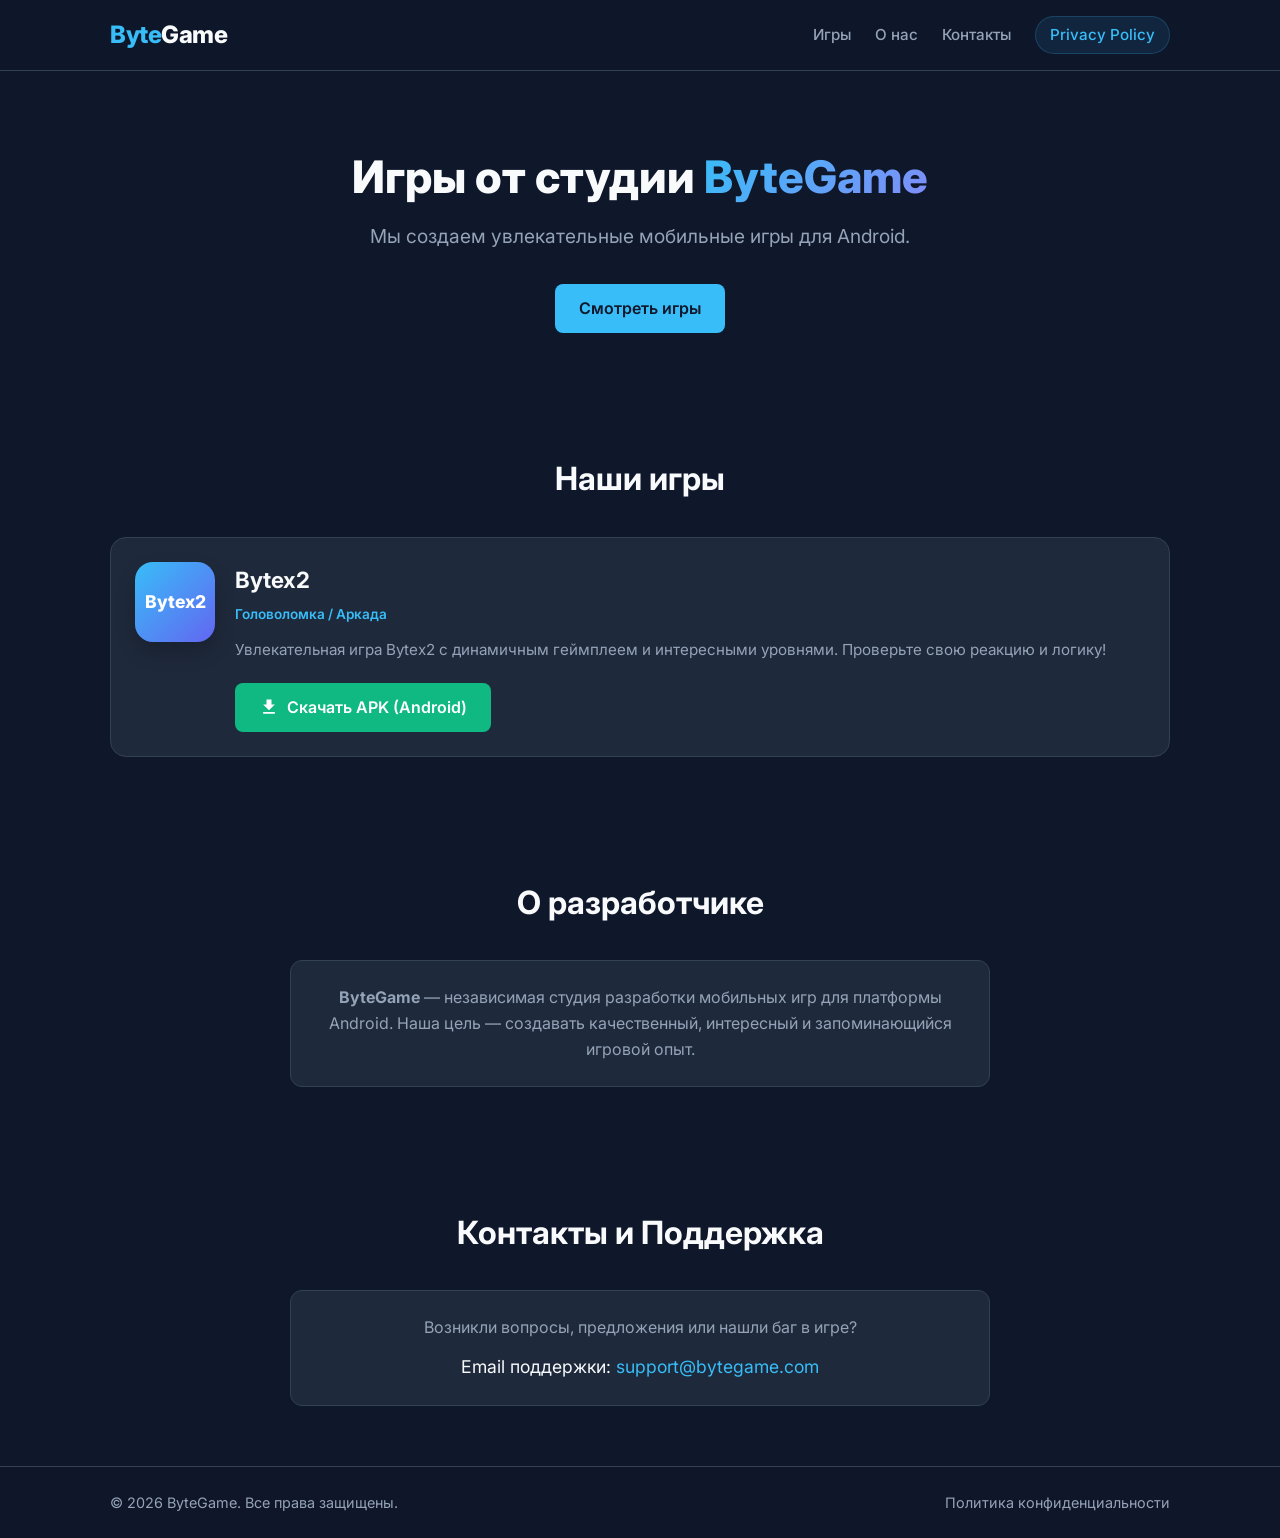
<file: index.html>
<!DOCTYPE html>
<html lang="ru">
<head>
    <meta charset="UTF-8">
    <meta name="viewport" content="width=device-width, initial-scale=1.0">
    <title>ByteGame — Мобильные игры</title>
    <meta name="description" content="ByteGame — разработчик мобильных игр. Игра Bytex2 в Google Play.">
    <link rel="stylesheet" href="css/style.css">
    <link rel="preconnect" href="https://fonts.googleapis.com">
    <link rel="preconnect" href="https://fonts.gstatic.com" crossorigin>
    <link href="https://fonts.googleapis.com/css2?family=Inter:wght@400;600;700;800&display=swap" rel="stylesheet">
</head>
<body>

    <!-- Навигация -->
    <header class="navbar">
        <div class="container nav-container">
            <a href="index.html" class="logo">
                <span class="logo-accent">Byte</span>Game
            </a>
            <nav class="nav-links">
                <a href="#games">Игры</a>
                <a href="#about">О нас</a>
                <a href="#contact">Контакты</a>
                <a href="privacy.html" class="nav-link-highlight">Privacy Policy</a>
            </nav>
        </div>
    </header>

    <!-- Главный баннер (Hero) -->
    <section class="hero">
        <div class="container hero-content">
            <h1 class="hero-title">Игры от студии <span class="text-gradient">ByteGame</span></h1>
            <p class="hero-subtitle">Мы создаем увлекательные мобильные игры для Android.</p>
            <a href="#games" class="btn btn-primary">Смотреть игры</a>
        </div>
    </section>

    <!-- Каталог игр -->
    <section id="games" class="section games-section">
        <div class="container">
            <h2 class="section-title">Наши игры</h2>

            <div class="games-grid">
                <!-- Карточка игры Bytex2 -->
                <article class="game-card">
                    <div class="game-icon-wrapper">
                        <div class="game-icon-placeholder">Bytex2</div>
                    </div>
                    <div class="game-info">
                        <h3 class="game-title">Bytex2</h3>
                        <span class="game-genre">Головоломка / Аркада</span>
                        <p class="game-description">
                            Увлекательная игра Bytex2 с динамичным геймплеем и интересными уровнями. Проверьте свою реакцию и логику!
                        </p>
                        <div class="game-actions">
                            <a href="apk/bytex2.apk" download class="btn btn-google-play">
                                <svg class="play-icon" viewBox="0 0 24 24" width="20" height="20" fill="currentColor">
                                    <path d="M19 9h-4V3H9v6H5l7 7 7-7zM5 18v2h14v-2H5z"/>
                                </svg>
                                <span>Скачать APK (Android)</span>
                            </a>
                        </div>
                    </div>
                </article>
            </div>
        </div>
    </section>

    <!-- О разработчике -->
    <section id="about" class="section about-section">
        <div class="container">
            <h2 class="section-title">О разработчике</h2>
            <div class="about-card">
                <p>
                    <strong>ByteGame</strong> — независимая студия разработки мобильных игр для платформы Android.
                    Наша цель — создавать качественный, интересный и запоминающийся игровой опыт.
                </p>
            </div>
        </div>
    </section>

    <!-- Контакты и Поддержка -->
    <section id="contact" class="section contact-section">
        <div class="container">
            <h2 class="section-title">Контакты и Поддержка</h2>
            <div class="contact-card">
                <p>Возникли вопросы, предложения или нашли баг в игре?</p>
                <p class="contact-email">
                    Email поддержки: <a href="mailto:support@bytegame.com">support@bytegame.com</a>
                </p>
            </div>
        </div>
    </section>

    <!-- Подвал -->
    <footer class="footer">
        <div class="container footer-container">
            <p>&copy; <span id="year"></span> ByteGame. Все права защищены.</p>
            <div class="footer-links">
                <a href="privacy.html">Политика конфиденциальности</a>
            </div>
        </div>
    </footer>

    <script src="js/main.js"></script>
</body>
</html>
</file>
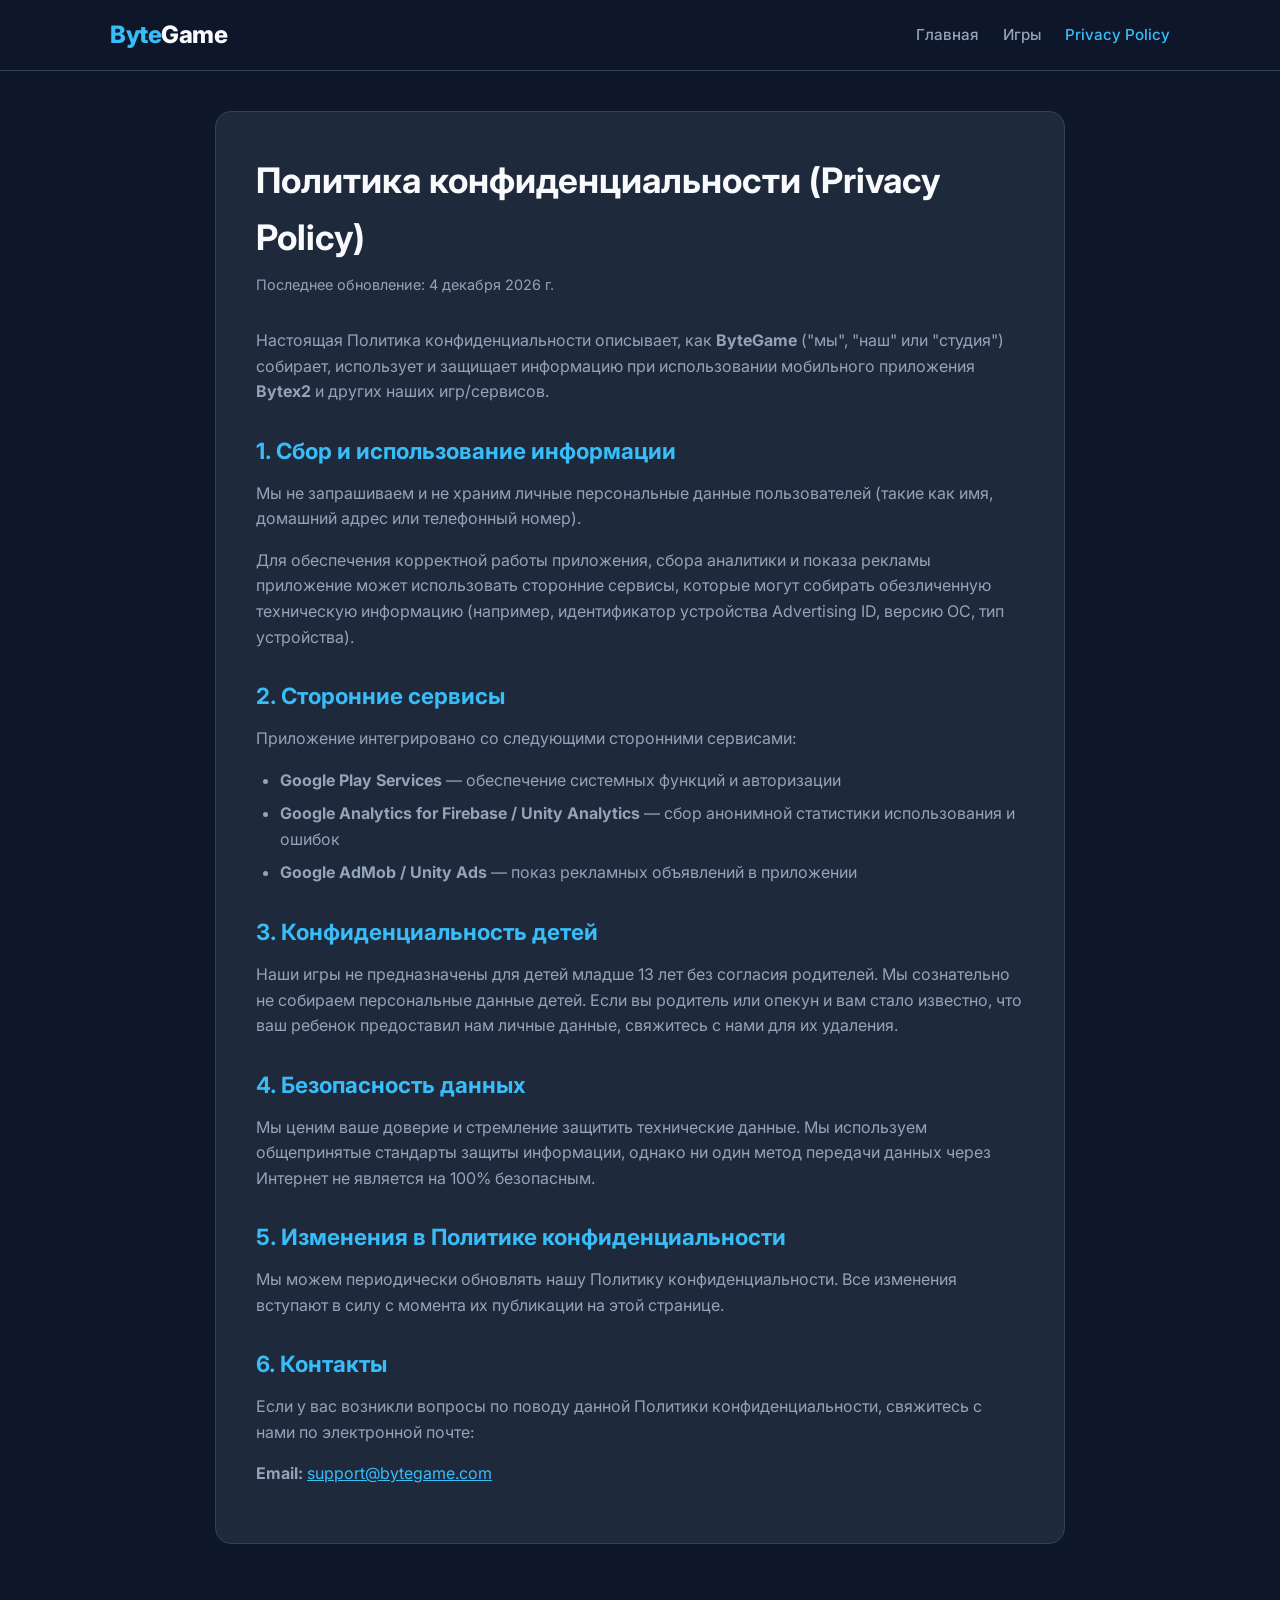
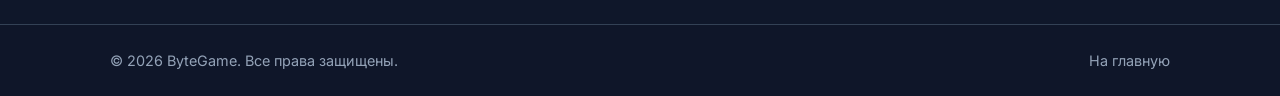
<file: privacy.html>
<!DOCTYPE html>
<html lang="ru">
<head>
    <meta charset="UTF-8">
    <meta name="viewport" content="width=device-width, initial-scale=1.0">
    <title>Политика конфиденциальности — ByteGame</title>
    <link rel="stylesheet" href="css/style.css">
    <link rel="preconnect" href="https://fonts.googleapis.com">
    <link rel="preconnect" href="https://fonts.gstatic.com" crossorigin>
    <link href="https://fonts.googleapis.com/css2?family=Inter:wght@400;600;700&display=swap" rel="stylesheet">
</head>
<body>

    <header class="navbar">
        <div class="container nav-container">
            <a href="index.html" class="logo">
                <span class="logo-accent">Byte</span>Game
            </a>
            <nav class="nav-links">
                <a href="index.html">Главная</a>
                <a href="index.html#games">Игры</a>
                <a href="privacy.html" class="active">Privacy Policy</a>
            </nav>
        </div>
    </header>

    <main class="container page-content">
        <article class="privacy-doc">
            <h1>Политика конфиденциальности (Privacy Policy)</h1>
            <p class="doc-date">Последнее обновление: <span id="current-date"></span></p>

            <p>
                Настоящая Политика конфиденциальности описывает, как <strong>ByteGame</strong> ("мы", "наш" или "студия") собирает, использует и защищает информацию при использовании мобильного приложения <strong>Bytex2</strong> и других наших игр/сервисов.
            </p>

            <h2>1. Сбор и использование информации</h2>
            <p>
                Мы не запрашиваем и не храним личные персональные данные пользователей (такие как имя, домашний адрес или телефонный номер).
            </p>
            <p>
                Для обеспечения корректной работы приложения, сбора аналитики и показа рекламы приложение может использовать сторонние сервисы, которые могут собирать обезличенную техническую информацию (например, идентификатор устройства Advertising ID, версию ОС, тип устройства).
            </p>

            <h2>2. Сторонние сервисы</h2>
            <p>Приложение интегрировано со следующими сторонними сервисами:</p>
            <ul>
                <li><strong>Google Play Services</strong> — обеспечение системных функций и авторизации</li>
                <li><strong>Google Analytics for Firebase / Unity Analytics</strong> — сбор анонимной статистики использования и ошибок</li>
                <li><strong>Google AdMob / Unity Ads</strong> — показ рекламных объявлений в приложении</li>
            </ul>

            <h2>3. Конфиденциальность детей</h2>
            <p>
                Наши игры не предназначены для детей младше 13 лет без согласия родителей. Мы сознательно не собираем персональные данные детей. Если вы родитель или опекун и вам стало известно, что ваш ребенок предоставил нам личные данные, свяжитесь с нами для их удаления.
            </p>

            <h2>4. Безопасность данных</h2>
            <p>
                Мы ценим ваше доверие и стремление защитить технические данные. Мы используем общепринятые стандарты защиты информации, однако ни один метод передачи данных через Интернет не является на 100% безопасным.
            </p>

            <h2>5. Изменения в Политике конфиденциальности</h2>
            <p>
                Мы можем периодически обновлять нашу Политику конфиденциальности. Все изменения вступают в силу с момента их публикации на этой странице.
            </p>

            <h2>6. Контакты</h2>
            <p>
                Если у вас возникли вопросы по поводу данной Политики конфиденциальности, свяжитесь с нами по электронной почте:
            </p>
            <p><strong>Email:</strong> <a href="mailto:support@bytegame.com">support@bytegame.com</a></p>
        </article>
    </main>

    <footer class="footer">
        <div class="container footer-container">
            <p>&copy; <span id="year"></span> ByteGame. Все права защищены.</p>
            <div class="footer-links">
                <a href="index.html">На главную</a>
            </div>
        </div>
    </footer>

    <script src="js/main.js"></script>
</body>
</html>
</file>
<file: css/style.css>
:root {
    --bg-color: #0f172a;
    --card-bg: #1e293b;
    --accent-color: #38bdf8;
    --accent-hover: #0284c7;
    --text-primary: #f8fafc;
    --text-secondary: #94a3b8;
    --border-color: #334155;
    --google-play-btn: #10b981;
    --google-play-hover: #059669;
}

* {
    margin: 0;
    padding: 0;
    box-sizing: border-box;
}

body {
    font-family: 'Inter', -apple-system, BlinkMacSystemFont, "Segoe UI", Roboto, sans-serif;
    background-color: var(--bg-color);
    color: var(--text-primary);
    line-height: 1.6;
    display: flex;
    flex-direction: column;
    min-height: 100vh;
}

.container {
    max-width: 1100px;
    margin: 0 auto;
    padding: 0 20px;
}

/* Навигация */
.navbar {
    background-color: rgba(15, 23, 42, 0.9);
    backdrop-filter: blur(8px);
    border-bottom: 1px solid var(--border-color);
    position: sticky;
    top: 0;
    z-index: 100;
    padding: 16px 0;
}

.nav-container {
    display: flex;
    justify-content: space-between;
    align-items: center;
}

.logo {
    font-size: 1.5rem;
    font-weight: 800;
    color: var(--text-primary);
    text-decoration: none;
    letter-spacing: -0.5px;
}

.logo-accent {
    color: var(--accent-color);
}

.nav-links {
    display: flex;
    gap: 24px;
    align-items: center;
}

.nav-links a {
    color: var(--text-secondary);
    text-decoration: none;
    font-weight: 500;
    font-size: 0.95rem;
    transition: color 0.2s;
}

.nav-links a:hover,
.nav-links a.active {
    color: var(--accent-color);
}

.nav-link-highlight {
    background-color: rgba(56, 189, 248, 0.1);
    color: var(--accent-color) !important;
    padding: 6px 14px;
    border-radius: 20px;
    border: 1px solid rgba(56, 189, 248, 0.2);
}

/* Hero Section */
.hero {
    padding: 80px 0 60px;
    text-align: center;
}

.hero-title {
    font-size: 2.8rem;
    font-weight: 800;
    margin-bottom: 16px;
    line-height: 1.2;
}

.text-gradient {
    background: linear-gradient(135deg, #38bdf8 0%, #818cf8 100%);
    -webkit-background-clip: text;
    -webkit-text-fill-color: transparent;
}

.hero-subtitle {
    font-size: 1.2rem;
    color: var(--text-secondary);
    max-width: 600px;
    margin: 0 auto 32px;
}

/* Кнопки */
.btn {
    display: inline-flex;
    align-items: center;
    justify-content: center;
    gap: 8px;
    padding: 12px 24px;
    border-radius: 8px;
    font-weight: 600;
    text-decoration: none;
    transition: all 0.2s ease;
    cursor: pointer;
}

.btn-primary {
    background-color: var(--accent-color);
    color: #0f172a;
}

.btn-primary:hover {
    background-color: var(--accent-hover);
    color: #fff;
    transform: translateY(-2px);
}

.btn-google-play {
    background-color: var(--google-play-btn);
    color: #ffffff;
}

.btn-google-play:hover {
    background-color: var(--google-play-hover);
    transform: translateY(-2px);
}

/* Секции */
.section {
    padding: 60px 0;
}

.section-title {
    font-size: 2rem;
    font-weight: 700;
    margin-bottom: 32px;
    text-align: center;
}

/* Карточки игр */
.games-grid {
    display: grid;
    grid-template-columns: repeat(auto-fit, minmax(320px, 1fr));
    gap: 24px;
}

.game-card {
    background-color: var(--card-bg);
    border: 1px solid var(--border-color);
    border-radius: 16px;
    padding: 24px;
    display: flex;
    gap: 20px;
    align-items: flex-start;
    transition: transform 0.2s, border-color 0.2s;
}

.game-card:hover {
    transform: translateY(-4px);
    border-color: var(--accent-color);
}

.game-icon-wrapper {
    flex-shrink: 0;
}

.game-icon-placeholder {
    width: 80px;
    height: 80px;
    background: linear-gradient(135deg, #38bdf8, #6366f1);
    border-radius: 18px;
    display: flex;
    align-items: center;
    justify-content: center;
    font-weight: 800;
    font-size: 1.1rem;
    color: #ffffff;
    box-shadow: 0 10px 20px rgba(0, 0, 0, 0.2);
}

.game-info {
    flex-grow: 1;
}

.game-title {
    font-size: 1.4rem;
    font-weight: 700;
    margin-bottom: 4px;
}

.game-genre {
    display: inline-block;
    font-size: 0.85rem;
    color: var(--accent-color);
    font-weight: 600;
    margin-bottom: 12px;
}

.game-description {
    color: var(--text-secondary);
    font-size: 0.95rem;
    margin-bottom: 20px;
}

/* О нас и Контакты */
.about-card, .contact-card {
    background-color: var(--card-bg);
    border: 1px solid var(--border-color);
    border-radius: 12px;
    padding: 24px;
    text-align: center;
    max-width: 700px;
    margin: 0 auto;
    color: var(--text-secondary);
}

.contact-email {
    margin-top: 12px;
    font-size: 1.1rem;
    color: var(--text-primary);
}

.contact-email a {
    color: var(--accent-color);
    text-decoration: none;
}

/* Документ Privacy Policy */
.page-content {
    padding: 40px 20px 80px;
    flex-grow: 1;
}

.privacy-doc {
    background-color: var(--card-bg);
    border: 1px solid var(--border-color);
    border-radius: 16px;
    padding: 40px;
    max-width: 850px;
    margin: 0 auto;
}

.privacy-doc h1 {
    font-size: 2.2rem;
    margin-bottom: 8px;
}

.privacy-doc .doc-date {
    color: var(--text-secondary);
    font-size: 0.9rem;
    margin-bottom: 32px;
}

.privacy-doc h2 {
    font-size: 1.4rem;
    margin: 28px 0 12px;
    color: var(--accent-color);
}

.privacy-doc p, .privacy-doc ul {
    color: var(--text-secondary);
    margin-bottom: 16px;
}

.privacy-doc ul {
    padding-left: 24px;
}

.privacy-doc li {
    margin-bottom: 8px;
}

.privacy-doc a {
    color: var(--accent-color);
}

/* Подвал */
.footer {
    background-color: rgba(15, 23, 42, 0.95);
    border-top: 1px solid var(--border-color);
    padding: 24px 0;
    margin-top: auto;
}

.footer-container {
    display: flex;
    justify-content: space-between;
    align-items: center;
    flex-wrap: wrap;
    gap: 16px;
    color: var(--text-secondary);
    font-size: 0.9rem;
}

.footer-links a {
    color: var(--text-secondary);
    text-decoration: none;
    transition: color 0.2s;
}

.footer-links a:hover {
    color: var(--accent-color);
}

/* Адаптивность */
@media (max-width: 640px) {
    .hero-title {
        font-size: 2rem;
    }

    .nav-container {
        flex-direction: column;
        gap: 16px;
    }

    .game-card {
        flex-direction: column;
        align-items: center;
        text-align: center;
    }

    .privacy-doc {
        padding: 24px;
    }
}
</file>
